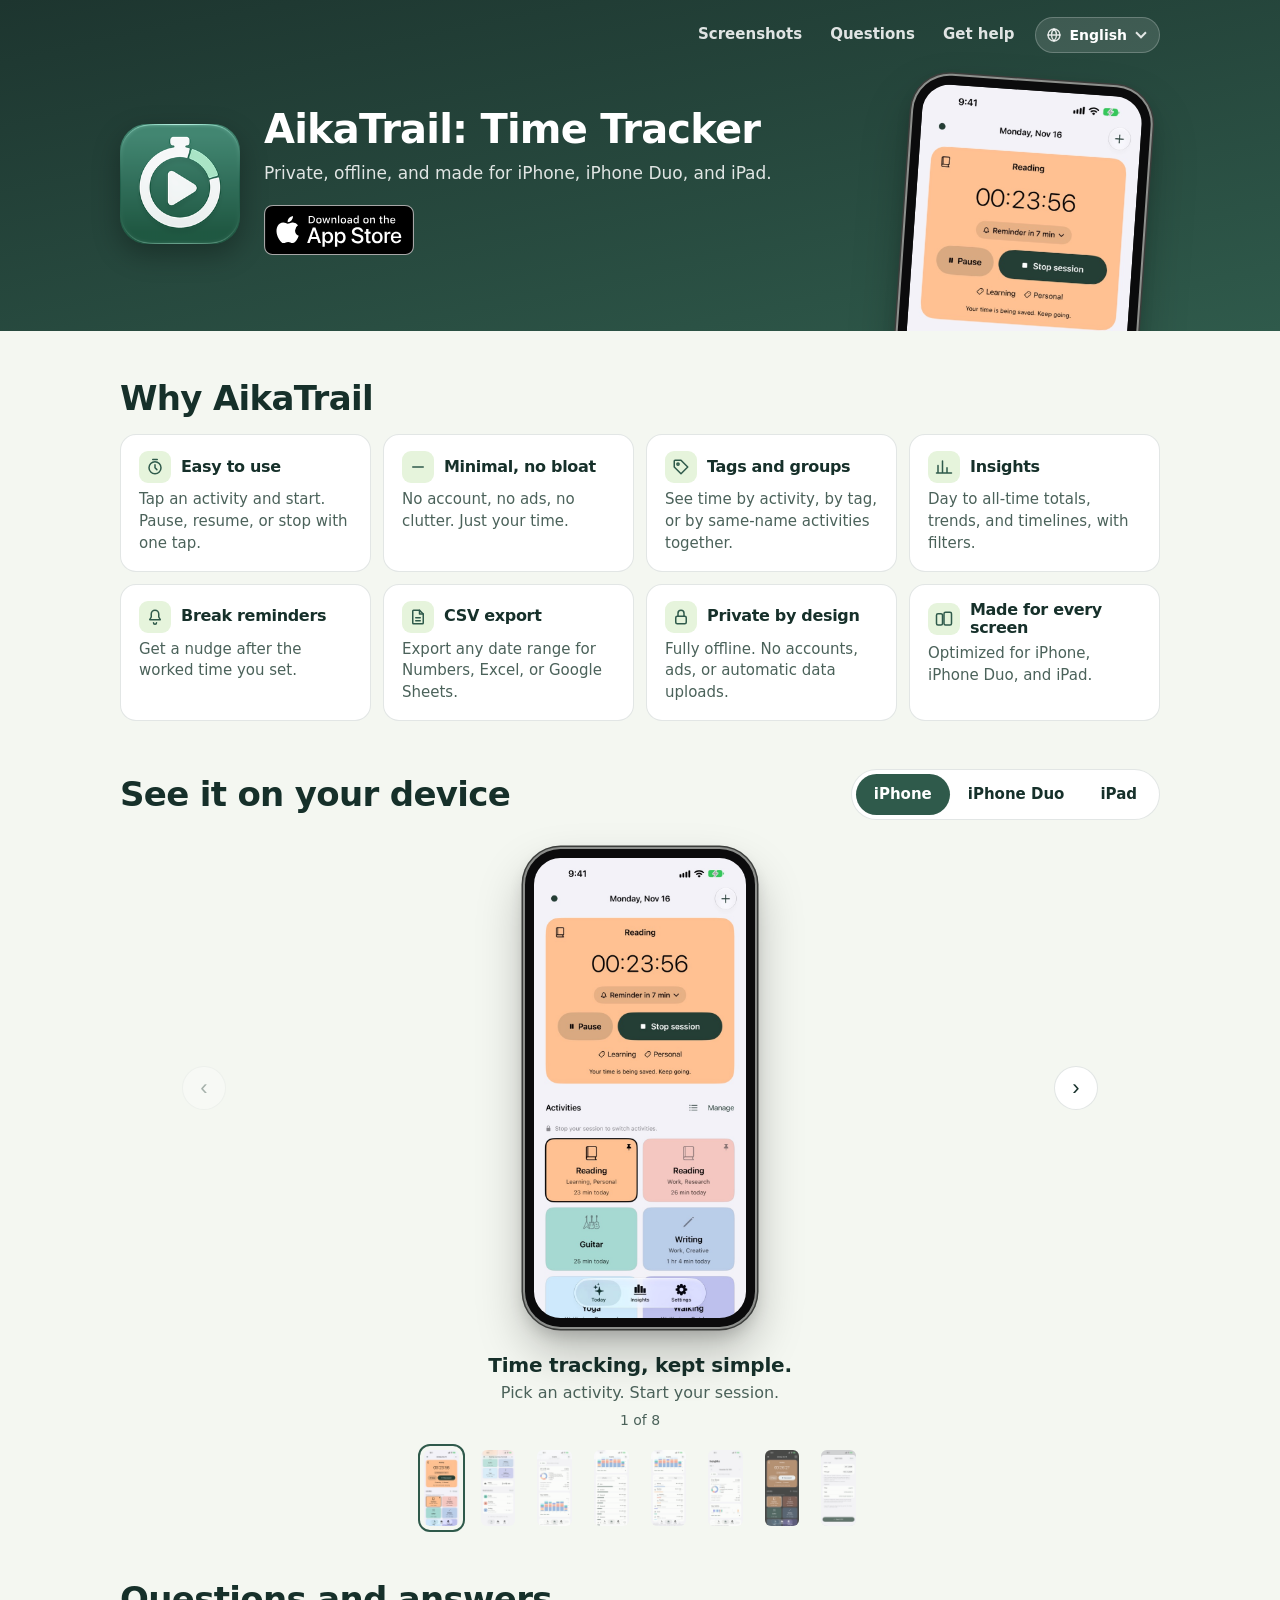
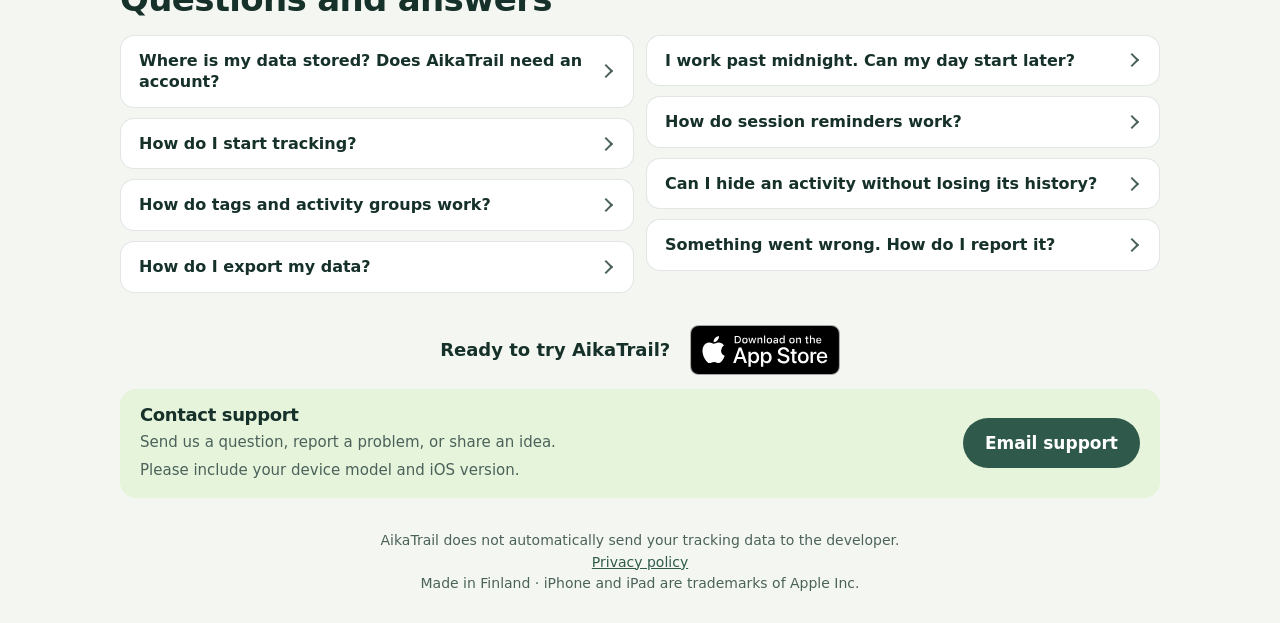
<file: index.html>
<!doctype html>
<html lang="en">
<head>
<meta charset="utf-8">
<meta name="viewport" content="width=device-width, initial-scale=1">
<title>AikaTrail: Time Tracker – Private Everyday Time Tracking</title>
<meta name="description" content="AikaTrail, a simple, private time tracker for iPhone and iPad: features, answers to common questions, and how to get help.">
<link rel="icon" href="images/favicon.png">
<link rel="apple-touch-icon" href="images/app-icon.png">
<link rel="alternate" hreflang="en" href="https://konstantinsenichev.github.io/AikaTrail/">
<link rel="alternate" hreflang="fi" href="https://konstantinsenichev.github.io/AikaTrail/fi/">
<link rel="alternate" hreflang="x-default" href="https://konstantinsenichev.github.io/AikaTrail/">
<link rel="stylesheet" href="assets/site.css">
</head>
<body>

<header class="hero">
  <div class="wrap topbar">
    <nav class="sections" aria-label="On this page">
      <a href="#screenshots">Screenshots</a>
      <a href="#faq">Questions</a>
      <a href="#contact">Get help</a>
    </nav>
    <details class="lang">
      <summary aria-label="Language: English"><svg viewBox="0 0 24 24" fill="none" stroke="currentColor" stroke-width="2" stroke-linecap="round" aria-hidden="true"><circle cx="12" cy="12" r="9"/><path d="M3 12h18M12 3c2.5 2.6 3.8 5.6 3.8 9s-1.3 6.4-3.8 9c-2.5-2.6-3.8-5.6-3.8-9S9.5 5.6 12 3z"/></svg><span>English</span></summary>
      <ul>
        <li><a href="./" hreflang="en" lang="en" aria-current="page">English</a></li>
        <li><a href="fi/" hreflang="fi" lang="fi">Suomi</a></li>
      </ul>
    </details>
  </div>
  <div class="wrap hero-main">
    <img class="app-icon" src="images/app-icon.png" alt="AikaTrail app icon" width="120" height="120">
    <div class="intro">
      <h1>AikaTrail: Time Tracker</h1>
      <p class="sub">Private, offline, and made for iPhone, iPhone&nbsp;Duo, and iPad.</p>
      <a class="store" href="https://apps.apple.com/app/id6830088450"><img src="images/app-store-badge.svg" alt="Download on the App Store" width="150" height="50"></a>
    </div>
    <div class="hero-shot" aria-hidden="true"><span class="device phone"><img src="images/iphone-18-pro-max-01-today.jpg" alt="" width="644" height="1400" decoding="async"></span></div>
  </div>
</header>

<main>
  <section id="features">
    <div class="wrap">
      <h2>Why AikaTrail</h2>
      <div class="features">
        <article class="feature">
          <div class="head"><div class="ico" aria-hidden="true"><svg viewBox="0 0 24 24" fill="none" stroke="currentColor" stroke-width="2" stroke-linecap="round" stroke-linejoin="round"><circle cx="12" cy="13" r="8"/><path d="M12 9v4l2.5 2.5M9 2h6"/></svg></div><h3>Easy to use</h3></div>
          <p>Tap an activity and start. Pause, resume, or stop with one tap.</p>
        </article>
        <article class="feature">
          <div class="head"><div class="ico" aria-hidden="true"><svg viewBox="0 0 24 24" fill="none" stroke="currentColor" stroke-width="2" stroke-linecap="round"><path d="M5 12h14"/></svg></div><h3>Minimal, no bloat</h3></div>
          <p>No account, no ads, no clutter. Just your time.</p>
        </article>
        <article class="feature">
          <div class="head"><div class="ico" aria-hidden="true"><svg viewBox="0 0 24 24" fill="none" stroke="currentColor" stroke-width="2" stroke-linecap="round" stroke-linejoin="round"><path d="M3 12V4a1 1 0 0 1 1-1h8l9 9-9 9-9-9z"/><circle cx="8" cy="8" r="1.5"/></svg></div><h3>Tags and groups</h3></div>
          <p>See time by activity, by tag, or by same-name activities together.</p>
        </article>
        <article class="feature">
          <div class="head"><div class="ico" aria-hidden="true"><svg viewBox="0 0 24 24" fill="none" stroke="currentColor" stroke-width="2" stroke-linecap="round"><path d="M4 20V10M10 20V4M16 20v-7M22 20H2"/></svg></div><h3>Insights</h3></div>
          <p>Day to all-time totals, trends, and timelines, with filters.</p>
        </article>
        <article class="feature">
          <div class="head"><div class="ico" aria-hidden="true"><svg viewBox="0 0 24 24" fill="none" stroke="currentColor" stroke-width="2" stroke-linecap="round" stroke-linejoin="round"><path d="M12 3a5 5 0 0 0-5 5v4l-2 3.5h14L17 12V8a5 5 0 0 0-5-5z"/><path d="M10 19.5a2 2 0 0 0 4 0"/></svg></div><h3>Break reminders</h3></div>
          <p>Get a nudge after the worked time you set.</p>
        </article>
        <article class="feature">
          <div class="head"><div class="ico" aria-hidden="true"><svg viewBox="0 0 24 24" fill="none" stroke="currentColor" stroke-width="2" stroke-linecap="round" stroke-linejoin="round"><path d="M14 3H6a1 1 0 0 0-1 1v16a1 1 0 0 0 1 1h12a1 1 0 0 0 1-1V8z"/><path d="M14 3v5h5M9 13h6M9 17h6"/></svg></div><h3>CSV export</h3></div>
          <p>Export any date range for Numbers, Excel, or Google Sheets.</p>
        </article>
        <article class="feature">
          <div class="head"><div class="ico" aria-hidden="true"><svg viewBox="0 0 24 24" fill="none" stroke="currentColor" stroke-width="2" stroke-linecap="round" stroke-linejoin="round"><rect x="5" y="11" width="14" height="10" rx="2"/><path d="M8 11V7a4 4 0 0 1 8 0v4"/></svg></div><h3>Private by design</h3></div>
          <p>Fully offline. No accounts, ads, or automatic data uploads.</p>
        </article>
        <article class="feature">
          <div class="head"><div class="ico" aria-hidden="true"><svg viewBox="0 0 24 24" fill="none" stroke="currentColor" stroke-width="2" stroke-linejoin="round"><rect x="2" y="5" width="8" height="15" rx="2"/><rect x="12" y="3" width="10" height="17" rx="2"/></svg></div><h3>Made for every screen</h3></div>
          <p>Optimized for iPhone, iPhone Duo, and iPad.</p>
        </article>
      </div>
    </div>
  </section>

  <section id="screenshots" aria-labelledby="shots-title">
    <div class="wrap">
      <div class="section-head">
      <h2 id="shots-title">See it on your device</h2>
      <div class="switch" role="tablist" aria-label="Device">
        <button role="tab" id="tab-iphone" aria-controls="viewer" aria-selected="true">iPhone</button>
        <button role="tab" id="tab-duo" aria-controls="viewer" aria-selected="false" tabindex="-1">iPhone Duo</button>
        <button role="tab" id="tab-ipad" aria-controls="viewer" aria-selected="false" tabindex="-1">iPad</button>
      </div>
      </div>
    </div>
    <div class="viewer" id="viewer" role="tabpanel" aria-labelledby="tab-iphone" data-set="iphone">
      <div class="stage-row">
        <button type="button" class="nav" id="prev" aria-label="Previous screenshot">&#8249;</button>
        <div class="stage"><button type="button" class="zoom" id="zoom"><span class="device phone" id="device"><img id="shot" alt="" decoding="async"></span></button></div>
        <button type="button" class="nav" id="next" aria-label="Next screenshot">&#8250;</button>
      </div>
      <p class="caption" aria-live="polite"><strong id="cap-title"></strong><span id="cap-sub"></span><span class="count" id="cap-count"></span></p>
      <div class="thumbs" id="thumbs" role="group" aria-label="Screenshots"></div>
    </div>
  </section>

  <dialog class="lightbox" id="lightbox" aria-label="Screenshot">
    <div class="device phone" id="lb-device"><img id="lb-img" alt=""></div>
    <p class="lb-caption" id="lb-caption" aria-live="polite"></p>
    <button type="button" class="lb-btn lb-close" id="lb-close" aria-label="Close">&#10005;</button>
    <button type="button" class="lb-btn lb-prev" id="lb-prev" aria-label="Previous screenshot">&#8249;</button>
    <button type="button" class="lb-btn lb-next" id="lb-next" aria-label="Next screenshot">&#8250;</button>
  </dialog>

  <section id="faq">
    <div class="wrap">
      <h2>Questions and answers</h2>
      <div class="faq-cols">
        <div>
      <details>
        <summary>Where is my data stored? Does AikaTrail need an account?</summary>
        <p>AikaTrail stores your tracking data on your device and does not send it to the developer. It works fully offline and needs no account. Your device’s iCloud or computer backups may include app data, and you can choose to export or share it. Read the <a href="privacy.html">privacy policy</a> for details.</p>
      </details>
      <details>
        <summary>How do I start tracking?</summary>
        <p>On Today, add an activity with a name and, if you like, tags, an icon, and a color. Select it and tap <strong>Start session</strong>. Use <strong>Pause</strong> and <strong>Resume</strong> for breaks; paused time isn’t counted. Stop the current session before switching activities.</p>
      </details>
      <details>
        <summary>How do tags and activity groups work?</summary>
        <p>Tags are optional labels such as Study or Work. Several activities can share a name when their tags differ, for example Reading, Reading (Study), and Reading (Work). In Insights you can see time by activity, by tag, or with same-name activities grouped together, and filter by any activities and tags.</p>
      </details>
      <details>
        <summary>How do I export my data?</summary>
        <p>In Insights, tap <strong>Export data</strong>, choose the From and Through dates, and share or save the CSV file. You can choose local or UTC times, tags in one column or one column per tag, and one row per session or one row per worked stretch between pauses.</p>
      </details>
        </div>
        <div>
      <details>
        <summary>I work past midnight. Can my day start later?</summary>
        <p>Yes. In Settings, set <strong>Day starts at</strong> to any time up to 11:59 AM. Time tracked before it counts toward the previous day in Today, Insights, Your sessions, and Export.</p>
      </details>
      <details>
        <summary>How do session reminders work?</summary>
        <p>Tap the reminder line under Today’s timer and choose how much worked time should pass before you’re reminded. Reminders are local notifications from your device; paused time doesn’t count toward them.</p>
      </details>
      <details>
        <summary>Can I hide an activity without losing its history?</summary>
        <p>Yes. Archive the activity or tag in <strong>Manage</strong>. It leaves Today but still counts in Insights and Export, and you can restore it any time. Deleting an activity removes it together with its sessions.</p>
      </details>
      <details>
        <summary>Something went wrong. How do I report it?</summary>
        <p>In Settings, tap <strong>Export diagnostics</strong> to save a small error log. It contains error events, codes, timestamps, and the app version and build, never activity names or your history. Attach it to your report together with a short description of what happened.</p>
      </details>
        </div>
      </div>
      <div class="get-app">
        <p>Ready to try AikaTrail?</p>
        <a class="store" href="https://apps.apple.com/app/id6830088450"><img src="images/app-store-badge.svg" alt="Download on the App Store" width="150" height="50"></a>
      </div>
      <div class="contact" id="contact">
        <div class="contact-copy">
          <h3>Contact support</h3>
          <p>Send us a question, report a problem, or share an idea.</p>
          <p>Please include your device model and iOS version.</p>
        </div>
        <a class="button" href="mailto:konsta.support@gmail.com?subject=AikaTrail%20support">Email support</a>
      </div>
    </div>
  </section>
</main>

<footer>
  <div class="wrap">
    AikaTrail does not automatically send your tracking data to the developer.<br>
    <a href="privacy.html">Privacy policy</a><br>
    Made in Finland · iPhone and iPad are trademarks of Apple Inc.
  </div>
</footer>

<script>
// The gallery's screenshots and texts. Each shot: [image name, frame class, title, subtitle].
// Images come from tools/prepare-images.sh.
window.GALLERY = {
  base: "images",
  text: {
    alt: (device, title, sub) => `AikaTrail on ${device}: ${title} ${sub}`,
    zoom: alt => `Zoom: ${alt}`,
    count: (n, total) => `${n} of ${total}`,
    thumb: (n, title) => `Show screenshot ${n}: ${title}`,
  },
  sets: {
    iphone: { dir: "iphone-18-pro-max", label: "iPhone", shots: [
      ["01-today", "phone", "Time tracking, kept simple.", "Pick an activity. Start your session."],
      ["02-recent", "phone", "See what you did today.", "Review your recent sessions at a glance."],
      ["03-week", "phone", "See where your time goes.", "Turn everyday tracking into clear insights."],
      ["04-tags", "phone", "Your activities. Your tags.", "See time by activity or by tag."],
      ["05-groups", "phone", "One activity. Every context.", "See same-name activities together or separately."],
      ["06-day", "phone", "Find your rhythm.", "Explore your time from a day to all time."],
      ["07-dark", "phone", "Your time stays private.", "Fully offline. Stored on your device."],
      ["08-export", "phone", "Take your data with you.", "Export your sessions and tags as CSV."],
    ]},
    duo: { dir: "iphone-duo", label: "iPhone Duo", shots: [
      ["01-today", "duo-folded", "Time tracking, kept simple.", "Folded: pick an activity and start."],
      ["02-recent", "duo-folded", "See what you did today.", "Review your recent sessions at a glance."],
      ["03-week", "duo-landscape", "See where your time goes.", "Open: tracked time beside the breakdown."],
      ["04-tags", "duo-landscape", "Your activities. Your tags.", "See time by activity or by tag."],
      ["05-groups", "duo-landscape", "One activity. Every context.", "See same-name activities together or separately."],
      ["06-day", "duo-landscape", "Find your rhythm.", "The day timeline beside the breakdown."],
      ["07-dark", "duo-portrait", "Your time stays private.", "Fully offline. Stored on your device."],
      ["08-export", "duo-portrait", "Take your data with you.", "Export your sessions and tags as CSV."],
    ]},
    ipad: { dir: "ipad-pro-13", label: "iPad", shots: [
      ["01-today", "ipad-landscape", "Time tracking, kept simple.", "Pick an activity. Start your session."],
      ["02-recent", "ipad-portrait", "See what you did today.", "Review your recent sessions at a glance."],
      ["03-week", "ipad-landscape", "See where your time goes.", "Turn everyday tracking into clear insights."],
      ["04-tags", "ipad-portrait", "Your activities. Your tags.", "See time by activity or by tag."],
      ["05-groups", "ipad-landscape", "One activity. Every context.", "See same-name activities together or separately."],
      ["06-day", "ipad-portrait", "Find your rhythm.", "Explore your time from a day to all time."],
      ["07-dark", "ipad-landscape", "Your time stays private.", "Fully offline. Stored on your device."],
      ["08-export", "ipad-portrait", "Take your data with you.", "Export your sessions and tags as CSV."],
    ]},
  },
};
</script>
<script src="assets/gallery.js"></script>
</body>
</html>
</file>
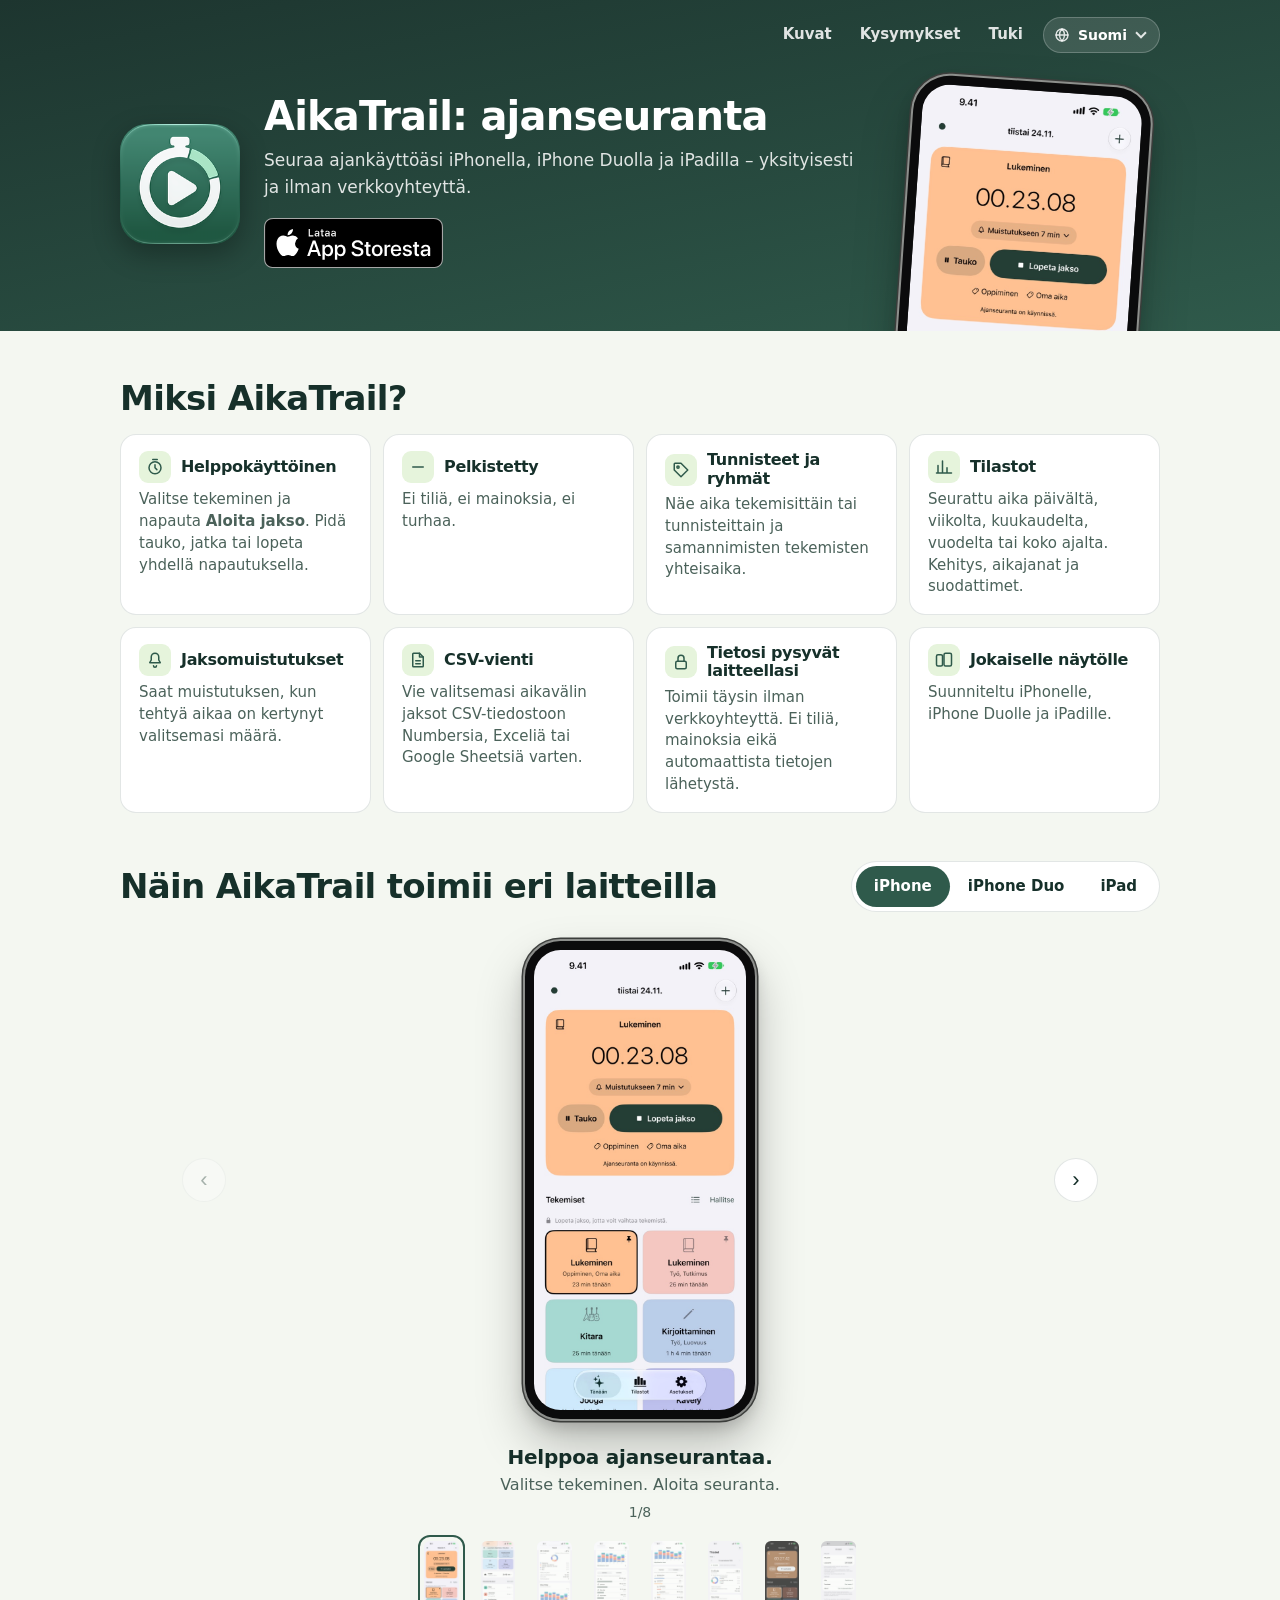
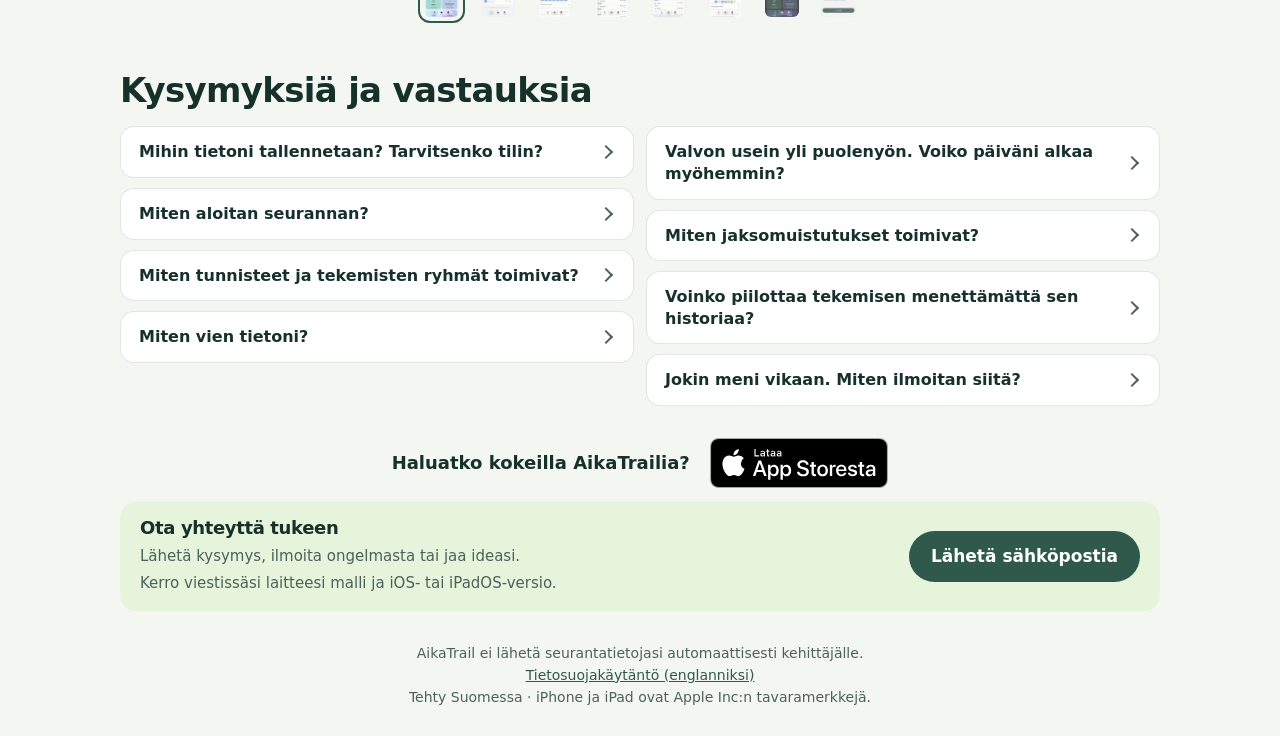
<file: fi/index.html>
<!doctype html>
<html lang="fi">
<head>
<meta charset="utf-8">
<meta name="viewport" content="width=device-width, initial-scale=1">
<title>AikaTrail: ajanseuranta – yksityinen ajankäytön seuranta</title>
<meta name="description" content="Seuraa ajankäyttöäsi yksityisesti iPhonella ja iPadilla. Tutustu ominaisuuksiin, lue vastauksia yleisiin kysymyksiin tai ota yhteyttä tukeen.">
<link rel="icon" href="../images/favicon.png">
<link rel="apple-touch-icon" href="../images/app-icon.png">
<link rel="alternate" hreflang="en" href="https://konstantinsenichev.github.io/AikaTrail/">
<link rel="alternate" hreflang="fi" href="https://konstantinsenichev.github.io/AikaTrail/fi/">
<link rel="alternate" hreflang="x-default" href="https://konstantinsenichev.github.io/AikaTrail/">
<link rel="stylesheet" href="../assets/site.css">
</head>
<body>

<header class="hero">
  <div class="wrap topbar">
    <nav class="sections" aria-label="Tällä sivulla">
      <a href="#screenshots">Kuvat</a>
      <a href="#faq">Kysymykset</a>
      <a href="#contact">Tuki</a>
    </nav>
    <details class="lang">
      <summary aria-label="Kieli: suomi"><svg viewBox="0 0 24 24" fill="none" stroke="currentColor" stroke-width="2" stroke-linecap="round" aria-hidden="true"><circle cx="12" cy="12" r="9"/><path d="M3 12h18M12 3c2.5 2.6 3.8 5.6 3.8 9s-1.3 6.4-3.8 9c-2.5-2.6-3.8-5.6-3.8-9S9.5 5.6 12 3z"/></svg><span>Suomi</span></summary>
      <ul>
        <li><a href="../" hreflang="en" lang="en">English</a></li>
        <li><a href="./" hreflang="fi" lang="fi" aria-current="page">Suomi</a></li>
      </ul>
    </details>
  </div>
  <div class="wrap hero-main">
    <img class="app-icon" src="../images/app-icon.png" alt="AikaTrailin kuvake" width="120" height="120">
    <div class="intro">
      <h1>AikaTrail: ajanseuranta</h1>
      <p class="sub">Seuraa ajankäyttöäsi iPhonella, iPhone&nbsp;Duolla ja iPadilla – yksityisesti ja ilman verkkoyhteyttä.</p>
      <a class="store" href="https://apps.apple.com/app/id6830088450"><img src="../images/app-store-badge-fi.svg" alt="Lataa App Storesta" width="179" height="50"></a>
    </div>
    <div class="hero-shot" aria-hidden="true"><span class="device phone"><img src="../images/iphone-18-pro-max-fi-01-today.jpg" alt="" width="644" height="1400" decoding="async"></span></div>
  </div>
</header>

<main>
  <section id="features">
    <div class="wrap">
      <h2>Miksi AikaTrail?</h2>
      <div class="features">
        <article class="feature">
          <div class="head"><div class="ico" aria-hidden="true"><svg viewBox="0 0 24 24" fill="none" stroke="currentColor" stroke-width="2" stroke-linecap="round" stroke-linejoin="round"><circle cx="12" cy="13" r="8"/><path d="M12 9v4l2.5 2.5M9 2h6"/></svg></div><h3>Helppokäyttöinen</h3></div>
          <p>Valitse tekeminen ja napauta <strong>Aloita jakso</strong>. Pidä tauko, jatka tai lopeta yhdellä napautuksella.</p>
        </article>
        <article class="feature">
          <div class="head"><div class="ico" aria-hidden="true"><svg viewBox="0 0 24 24" fill="none" stroke="currentColor" stroke-width="2" stroke-linecap="round"><path d="M5 12h14"/></svg></div><h3>Pelkistetty</h3></div>
          <p>Ei tiliä, ei mainoksia, ei turhaa.</p>
        </article>
        <article class="feature">
          <div class="head"><div class="ico" aria-hidden="true"><svg viewBox="0 0 24 24" fill="none" stroke="currentColor" stroke-width="2" stroke-linecap="round" stroke-linejoin="round"><path d="M3 12V4a1 1 0 0 1 1-1h8l9 9-9 9-9-9z"/><circle cx="8" cy="8" r="1.5"/></svg></div><h3>Tunnisteet ja ryhmät</h3></div>
          <p>Näe aika tekemisittäin tai tunnisteittain ja samannimisten tekemisten yhteisaika.</p>
        </article>
        <article class="feature">
          <div class="head"><div class="ico" aria-hidden="true"><svg viewBox="0 0 24 24" fill="none" stroke="currentColor" stroke-width="2" stroke-linecap="round"><path d="M4 20V10M10 20V4M16 20v-7M22 20H2"/></svg></div><h3>Tilastot</h3></div>
          <p>Seurattu aika päivältä, viikolta, kuukaudelta, vuodelta tai koko ajalta. Kehitys, aikajanat ja suodattimet.</p>
        </article>
        <article class="feature">
          <div class="head"><div class="ico" aria-hidden="true"><svg viewBox="0 0 24 24" fill="none" stroke="currentColor" stroke-width="2" stroke-linecap="round" stroke-linejoin="round"><path d="M12 3a5 5 0 0 0-5 5v4l-2 3.5h14L17 12V8a5 5 0 0 0-5-5z"/><path d="M10 19.5a2 2 0 0 0 4 0"/></svg></div><h3>Jaksomuistutukset</h3></div>
          <p>Saat muistutuksen, kun tehtyä aikaa on kertynyt valitsemasi määrä.</p>
        </article>
        <article class="feature">
          <div class="head"><div class="ico" aria-hidden="true"><svg viewBox="0 0 24 24" fill="none" stroke="currentColor" stroke-width="2" stroke-linecap="round" stroke-linejoin="round"><path d="M14 3H6a1 1 0 0 0-1 1v16a1 1 0 0 0 1 1h12a1 1 0 0 0 1-1V8z"/><path d="M14 3v5h5M9 13h6M9 17h6"/></svg></div><h3>CSV-vienti</h3></div>
          <p>Vie valitsemasi aikavälin jaksot CSV-tiedostoon Numbersia, Exceliä tai Google Sheetsiä varten.</p>
        </article>
        <article class="feature">
          <div class="head"><div class="ico" aria-hidden="true"><svg viewBox="0 0 24 24" fill="none" stroke="currentColor" stroke-width="2" stroke-linecap="round" stroke-linejoin="round"><rect x="5" y="11" width="14" height="10" rx="2"/><path d="M8 11V7a4 4 0 0 1 8 0v4"/></svg></div><h3>Tietosi pysyvät laitteellasi</h3></div>
          <p>Toimii täysin ilman verkkoyhteyttä. Ei tiliä, mainoksia eikä automaattista tietojen lähetystä.</p>
        </article>
        <article class="feature">
          <div class="head"><div class="ico" aria-hidden="true"><svg viewBox="0 0 24 24" fill="none" stroke="currentColor" stroke-width="2" stroke-linejoin="round"><rect x="2" y="5" width="8" height="15" rx="2"/><rect x="12" y="3" width="10" height="17" rx="2"/></svg></div><h3>Jokaiselle näytölle</h3></div>
          <p>Suunniteltu iPhonelle, iPhone Duolle ja iPadille.</p>
        </article>
      </div>
    </div>
  </section>

  <section id="screenshots" aria-labelledby="shots-title">
    <div class="wrap">
      <div class="section-head">
      <h2 id="shots-title">Näin AikaTrail toimii eri laitteilla</h2>
      <div class="switch" role="tablist" aria-label="Laite">
        <button role="tab" id="tab-iphone" aria-controls="viewer" aria-selected="true">iPhone</button>
        <button role="tab" id="tab-duo" aria-controls="viewer" aria-selected="false" tabindex="-1">iPhone Duo</button>
        <button role="tab" id="tab-ipad" aria-controls="viewer" aria-selected="false" tabindex="-1">iPad</button>
      </div>
      </div>
    </div>
    <div class="viewer" id="viewer" role="tabpanel" aria-labelledby="tab-iphone" data-set="iphone">
      <div class="stage-row">
        <button type="button" class="nav" id="prev" aria-label="Edellinen kuva">&#8249;</button>
        <div class="stage"><button type="button" class="zoom" id="zoom"><span class="device phone" id="device"><img id="shot" alt="" decoding="async"></span></button></div>
        <button type="button" class="nav" id="next" aria-label="Seuraava kuva">&#8250;</button>
      </div>
      <p class="caption" aria-live="polite"><strong id="cap-title"></strong><span id="cap-sub"></span><span class="count" id="cap-count"></span></p>
      <div class="thumbs" id="thumbs" role="group" aria-label="Kuvat"></div>
    </div>
  </section>

  <dialog class="lightbox" id="lightbox" aria-label="Kuva">
    <div class="device phone" id="lb-device"><img id="lb-img" alt=""></div>
    <p class="lb-caption" id="lb-caption" aria-live="polite"></p>
    <button type="button" class="lb-btn lb-close" id="lb-close" aria-label="Sulje">&#10005;</button>
    <button type="button" class="lb-btn lb-prev" id="lb-prev" aria-label="Edellinen kuva">&#8249;</button>
    <button type="button" class="lb-btn lb-next" id="lb-next" aria-label="Seuraava kuva">&#8250;</button>
  </dialog>

  <section id="faq">
    <div class="wrap">
      <h2>Kysymyksiä ja vastauksia</h2>
      <div class="faq-cols">
        <div>
      <details>
        <summary>Mihin tietoni tallennetaan? Tarvitsenko tilin?</summary>
        <p>AikaTrail tallentaa seurantatietosi laitteellesi eikä lähetä niitä kehittäjälle. Appi toimii täysin ilman verkkoyhteyttä, etkä tarvitse tiliä. Jos varmuuskopioit laitteesi iCloudiin tai tietokoneelle, varmuuskopio voi sisältää myös apin tietoja. Voit halutessasi viedä tai jakaa tietosi. Lue lisää <a href="../privacy.html" hreflang="en">tietosuojakäytännöstä</a> (englanniksi).</p>
      </details>
      <details>
        <summary>Miten aloitan seurannan?</summary>
        <p>Lisää tekeminen Tänään-näkymään ja anna sille nimi. Halutessasi voit lisätä tunnisteita sekä valita kuvakkeen ja värin. Valitse tekeminen ja napauta <strong>Aloita jakso</strong>. Pidä tauko napauttamalla <strong>Tauko</strong> ja jatka napauttamalla <strong>Jatka</strong>. Taukoja ei lasketa. Lopeta käynnissä oleva jakso ennen kuin vaihdat tekemistä.</p>
      </details>
      <details>
        <summary>Miten tunnisteet ja tekemisten ryhmät toimivat?</summary>
        <p>Tunnisteet ovat valinnaisia merkintöjä, kuten Opiskelu tai Työ. Usealla tekemisellä voi olla sama nimi, kun niiden tunnisteet eroavat, esimerkiksi Lukeminen, Lukeminen (Opiskelu) ja Lukeminen (Työ). Tilastoissa näet, paljonko aikaa kuhunkin tekemiseen tai tunnisteeseen kului, ja samannimisten tekemisten yhteisajan. Voit rajata näkymän valitsemiisi tekemisiin ja tunnisteisiin.</p>
      </details>
      <details>
        <summary>Miten vien tietoni?</summary>
        <p>Napauta Tilastoissa <strong>Vie tiedot</strong>, valitse alku- ja loppupäivä ja jaa tai tallenna CSV-tiedosto. Valitse paikallinen aika tai UTC-aika. Voit koota tunnisteet yhteen sarakkeeseen tai antaa jokaiselle oman sarakkeen. Jakso voi olla yhdellä rivillä tai jaettuna taukojen kohdalta usealle riville. CSV-tiedoston kiinteät sarakeotsikot ovat englanniksi kaikilla apin kielillä, mutta tekemisten ja tunnisteiden nimiä ei käännetä.</p>
      </details>
        </div>
        <div>
      <details>
        <summary>Valvon usein yli puolenyön. Voiko päiväni alkaa myöhemmin?</summary>
        <p>Kyllä. Avaa Asetukset ja valitse kohdassa <strong>Päivä alkaa</strong> kellonaika väliltä 0.00–11.59. Sitä aiemmin seurattu aika kirjataan edelliselle päivälle Tänään-näkymässä, Tilastoissa, Jaksosi-näkymässä ja viennissä.</p>
      </details>
      <details>
        <summary>Miten jaksomuistutukset toimivat?</summary>
        <p>Napauta Tänään-näkymässä ajanoton alla olevaa muistutusriviä ja valitse, kuinka paljon tehtyä aikaa pitää kertyä ennen muistutusta. Muistutukset ovat laitteesi paikallisia ilmoituksia. Taukoja ei lasketa tehtyyn aikaan.</p>
      </details>
      <details>
        <summary>Voinko piilottaa tekemisen menettämättä sen historiaa?</summary>
        <p>Kyllä. Arkistoi tekeminen tai tunniste <strong>Hallitse</strong>-näkymässä. Se poistuu Tänään-näkymästä, mutta sen tiedot näkyvät yhä Tilastoissa ja tulevat mukaan vientiin, ja voit palauttaa sen milloin tahansa. Jos poistat tekemisen, myös sen jaksot poistetaan.</p>
      </details>
      <details>
        <summary>Jokin meni vikaan. Miten ilmoitan siitä?</summary>
        <p>Napauta Asetuksissa <strong>Vie diagnostiikka</strong>, niin voit tallentaa pienen, englanninkielisen virhelokin. Se sisältää virhetapahtumat, virhekoodit, aikaleimat sekä apin version ja käännösnumeron, mutta ei tekemisten nimiä eikä jaksohistoriaasi. Liitä virheloki ilmoitukseesi ja kerro lyhyesti, mitä tapahtui.</p>
      </details>
        </div>
      </div>
      <div class="get-app">
        <p>Haluatko kokeilla AikaTrailia?</p>
        <a class="store" href="https://apps.apple.com/app/id6830088450"><img src="../images/app-store-badge-fi.svg" alt="Lataa App Storesta" width="179" height="50"></a>
      </div>
      <div class="contact" id="contact">
        <div class="contact-copy">
          <h3>Ota yhteyttä tukeen</h3>
          <p>Lähetä kysymys, ilmoita ongelmasta tai jaa ideasi.</p>
          <p>Kerro viestissäsi laitteesi malli ja iOS- tai iPadOS-versio.</p>
        </div>
        <a class="button" href="mailto:konsta.support@gmail.com?subject=AikaTrail-tuki">Lähetä sähköpostia</a>
      </div>
    </div>
  </section>
</main>

<footer>
  <div class="wrap">
    AikaTrail ei lähetä seurantatietojasi automaattisesti kehittäjälle.<br>
    <a href="../privacy.html" hreflang="en">Tietosuojakäytäntö (englanniksi)</a><br>
    Tehty Suomessa · iPhone ja iPad ovat Apple Inc:n tavaramerkkejä.
  </div>
</footer>

<script>
// The gallery's screenshots and texts, in Finnish. Each shot: [image name, frame class, title, subtitle].
// Images come from tools/prepare-images.sh; the captions follow the Finnish App Store screenshots.
window.GALLERY = {
  base: "../images",
  text: {
    alt: (device, title, sub) => `Kuvakaappaus AikaTrailista (${device}). ${title} ${sub}`,
    zoom: alt => `Suurenna kuva. ${alt}`,
    count: (n, total) => `${n}/${total}`,
    thumb: (n, title) => `Näytä kuva ${n}: ${title}`,
  },
  sets: {
    iphone: { dir: "iphone-18-pro-max-fi", label: "iPhone", shots: [
      ["01-today", "phone", "Helppoa ajanseurantaa.", "Valitse tekeminen. Aloita seuranta."],
      ["02-recent", "phone", "Näe, mitä teit tänään.", "Katso viimeisimmät jaksosi yhdellä silmäyksellä."],
      ["03-week", "phone", "Näe, mihin aikasi kuluu.", "Seuraa arkeasi selkeiden tilastojen avulla."],
      ["04-tags", "phone", "Tekemisesi. Tunnisteesi.", "Tarkastele ajankäyttöäsi tekemisen tai tunnisteen mukaan."],
      ["05-groups", "phone", "Sama tekeminen. Eri tarkoitukset.", "Tarkastele samannimisiä tekemisiä yhdessä tai erikseen."],
      ["06-day", "phone", "Löydä rytmisi.", "Tarkastele ajankäyttöäsi eri aikaväleillä."],
      ["07-dark", "phone", "Aikasi pysyy omanasi.", "Toimii ilman verkkoyhteyttä. Tiedot pysyvät laitteellasi."],
      ["08-export", "phone", "Ota tietosi mukaan.", "Vie jaksosi ja tunnisteesi CSV-tiedostoon."],
    ]},
    duo: { dir: "iphone-duo-fi", label: "iPhone Duo", shots: [
      ["01-today", "duo-folded", "Helppoa ajanseurantaa.", "Suljettuna: valitse tekeminen ja aloita."],
      ["02-recent", "duo-folded", "Näe, mitä teit tänään.", "Katso viimeisimmät jaksosi yhdellä silmäyksellä."],
      ["03-week", "duo-landscape", "Näe, mihin aikasi kuluu.", "Avattuna: seurattu aika erittelyn vieressä."],
      ["04-tags", "duo-landscape", "Tekemisesi. Tunnisteesi.", "Tarkastele ajankäyttöäsi tekemisen tai tunnisteen mukaan."],
      ["05-groups", "duo-landscape", "Sama tekeminen. Eri tarkoitukset.", "Tarkastele samannimisiä tekemisiä yhdessä tai erikseen."],
      ["06-day", "duo-landscape", "Löydä rytmisi.", "Päivän aikajana erittelyn vieressä."],
      ["07-dark", "duo-portrait", "Aikasi pysyy omanasi.", "Toimii ilman verkkoyhteyttä. Tiedot pysyvät laitteellasi."],
      ["08-export", "duo-portrait", "Ota tietosi mukaan.", "Vie jaksosi ja tunnisteesi CSV-tiedostoon."],
    ]},
    ipad: { dir: "ipad-pro-13-fi", label: "iPad", shots: [
      ["01-today", "ipad-landscape", "Helppoa ajanseurantaa.", "Valitse tekeminen. Aloita seuranta."],
      ["02-recent", "ipad-portrait", "Näe, mitä teit tänään.", "Katso viimeisimmät jaksosi yhdellä silmäyksellä."],
      ["03-week", "ipad-landscape", "Näe, mihin aikasi kuluu.", "Seuraa arkeasi selkeiden tilastojen avulla."],
      ["04-tags", "ipad-portrait", "Tekemisesi. Tunnisteesi.", "Tarkastele ajankäyttöäsi tekemisen tai tunnisteen mukaan."],
      ["05-groups", "ipad-landscape", "Sama tekeminen. Eri tarkoitukset.", "Tarkastele samannimisiä tekemisiä yhdessä tai erikseen."],
      ["06-day", "ipad-portrait", "Löydä rytmisi.", "Tarkastele ajankäyttöäsi eri aikaväleillä."],
      ["07-dark", "ipad-landscape", "Aikasi pysyy omanasi.", "Toimii ilman verkkoyhteyttä. Tiedot pysyvät laitteellasi."],
      ["08-export", "ipad-portrait", "Ota tietosi mukaan.", "Vie jaksosi ja tunnisteesi CSV-tiedostoon."],
    ]},
  },
};
</script>
<script src="../assets/gallery.js"></script>
</body>
</html>
</file>
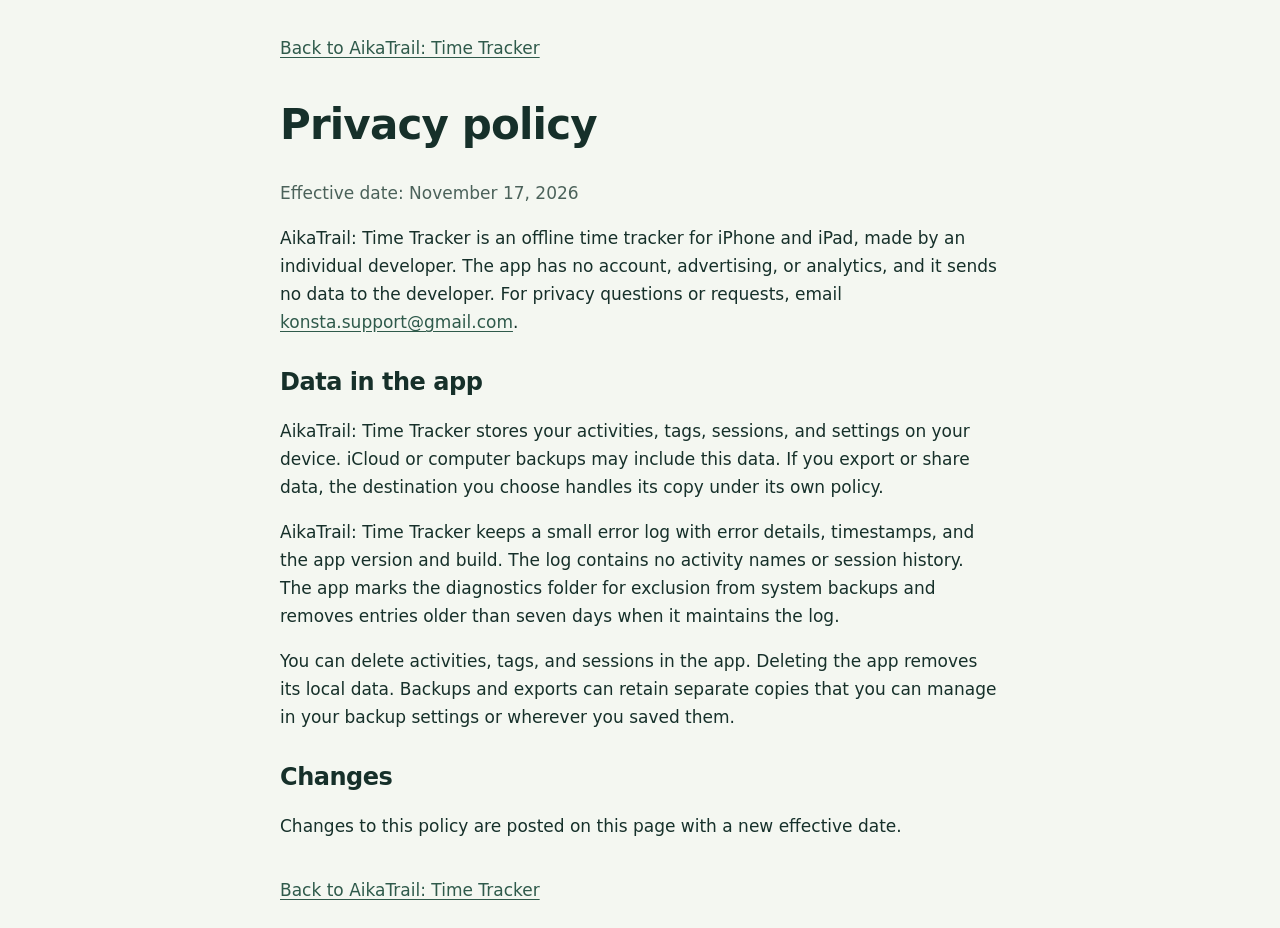
<file: privacy.html>
<!doctype html>
<html lang="en">
<head>
<meta charset="utf-8">
<meta name="viewport" content="width=device-width, initial-scale=1">
<title>AikaTrail: Time Tracker Privacy Policy</title>
<meta name="description" content="How AikaTrail: Time Tracker handles your data.">
<link rel="icon" href="images/favicon.png">
<link rel="apple-touch-icon" href="images/app-icon.png">
<style>
:root { color-scheme: light dark; --bg: #f4f7f1; --text: #16302a; --muted: #4b625a; --accent: #2f5a4b; }
@media (prefers-color-scheme: dark) {
  :root { --bg: #0e1a17; --text: #e6f0e9; --muted: #a7bbb2; --accent: #9fd8b4; }
}
* { box-sizing: border-box; }
body { margin: 0; background: var(--bg); color: var(--text); font: 17px/1.65 system-ui, -apple-system, sans-serif; }
.wrap { max-width: 760px; margin: 0 auto; padding: 24px 20px; overflow-wrap: anywhere; }
a { color: var(--accent); text-underline-offset: .15em; }
a:focus-visible { outline: 3px solid var(--accent); outline-offset: 4px; }
nav a { display: inline-block; padding: 10px 0; }
h1, h2 { line-height: 1.2; letter-spacing: -.02em; }
h1 { font-size: clamp(30px, 6vw, 42px); }
h2 { font-size: 24px; margin-top: 32px; }
.updated, footer { color: var(--muted); }
footer { margin-top: 36px; }
</style>
</head>
<body>
<div class="wrap">
  <header>
    <nav aria-label="Site"><a href="index.html">Back to AikaTrail: Time Tracker</a></nav>
    <h1>Privacy policy</h1>
    <p class="updated">Effective date: November 17, 2026</p>
  </header>
  <main>
    <p>AikaTrail: Time Tracker is an offline time tracker for iPhone and iPad, made by an individual developer. The app has no account, advertising, or analytics, and it sends no data to the developer. For privacy questions or requests, email <a href="mailto:konsta.support@gmail.com">konsta.support@gmail.com</a>.</p>

    <h2>Data in the app</h2>
    <p>AikaTrail: Time Tracker stores your activities, tags, sessions, and settings on your device. iCloud or computer backups may include this data. If you export or share data, the destination you choose handles its copy under its own policy.</p>
    <p>AikaTrail: Time Tracker keeps a small error log with error details, timestamps, and the app version and build. The log contains no activity names or session history. The app marks the diagnostics folder for exclusion from system backups and removes entries older than seven days when it maintains the log.</p>
    <p>You can delete activities, tags, and sessions in the app. Deleting the app removes its local data. Backups and exports can retain separate copies that you can manage in your backup settings or wherever you saved them.</p>

    <h2>Changes</h2>
    <p>Changes to this policy are posted on this page with a new effective date.</p>
  </main>
  <footer><a href="index.html">Back to AikaTrail: Time Tracker</a></footer>
</div>
</body>
</html>
</file>
<file: assets/site.css>
:root {
  --vh: 100vh;
  --bg: #f4f7f1;
  --surface: #ffffff;
  --mint: #e6f4dc;
  --text: #16302a;
  --muted: #4b625a;
  --accent: #2f5a4b;
  --accent-text: #ffffff;
  --line: rgba(22, 48, 42, .12);
  --hero-1: #1d352f;
  --hero-2: #2f5a4b;
  --radius: 20px;
  color-scheme: light dark;
}
/* The visible viewport height: on iOS Safari 100vh also covers the area behind the toolbars. */
@supports (height: 100dvh) { :root { --vh: 100dvh; } }
@media (prefers-color-scheme: dark) {
  :root {
    --bg: #0e1a17;
    --surface: #16251f;
    --mint: #1b2f28;
    --text: #e6f0e9;
    --muted: #a7bbb2;
    --accent: #9fd8b4;
    --accent-text: #0e1a17;
    --line: rgba(230, 240, 233, .12);
    --hero-1: #12231e;
    --hero-2: #224237;
  }
}
* { box-sizing: border-box; }
html { -webkit-text-size-adjust: 100%; }
body {
  margin: 0;
  background: var(--bg);
  color: var(--text);
  /* The visitor's own system font only: no font is named, embedded, or downloaded. */
  font: 17px/1.55 system-ui, -apple-system, sans-serif;
}
a { color: var(--accent); }
.wrap { max-width: 1080px; margin: 0 auto; padding: 0 20px; }
h1, h2, h3 { line-height: 1.15; letter-spacing: -.02em; margin: 0; }
h2 { font-size: clamp(26px, 3.5vw, 34px); margin-bottom: 8px; }
section { padding: 48px 0 0; }

/* Hero: a top bar (section links and language menu), then the icon beside the name and a
   phone that rises from the bottom edge. */
.hero {
  background: linear-gradient(168deg, var(--hero-1), var(--hero-2));
  color: #fff;
  padding: 16px 0 36px;
  overflow: hidden;
}
.hero .hero-main { display: flex; align-items: center; gap: 24px; flex-wrap: wrap; }
.hero .app-icon { width: 120px; height: 120px; border-radius: 27px; box-shadow: 0 10px 28px rgba(0,0,0,.3); flex: none; }
.hero .intro { flex: 1 1 360px; min-width: 0; }
.hero h1 { font-size: clamp(30px, 4.4vw, 40px); font-weight: 800; margin: 0; }
.hero .sub { color: rgba(255,255,255,.86); margin: 8px 0 0; font-size: 17px; max-width: 600px; }
.hero .store { display: inline-block; margin-top: 18px; border-radius: 10px; }
/* Badges are sized by height: Apple's localized badges differ in width but share a height. */
.hero .store img { display: block; width: auto; height: 50px; }
.hero .store:focus-visible { outline: 3px solid #9fd8b4; outline-offset: 3px; }
/* Section links: quiet text links, so the App Store badge stays the one strong action. */
.hero .sections { display: flex; gap: 4px; flex-wrap: wrap; }
.hero .sections a {
  color: rgba(255,255,255,.86); text-decoration: none; font-weight: 600; font-size: 15px;
  padding: 7px 12px; border-radius: 999px;
}
.hero .sections a:hover { color: #fff; background: rgba(255,255,255,.12); }
.hero .sections a:focus-visible { outline: 3px solid #9fd8b4; outline-offset: 0; }
/* A decorative phone, cut off by the hero's bottom edge. Wide screens only. */
.hero .hero-shot {
  --bwf: 220px; --bhf: 480px;
  flex: none; align-self: flex-end; height: 250px; margin: 8px 24px -36px auto;
  transform: rotate(4deg); transform-origin: bottom center;
}
/* The frame is an inline <span>; as a block it wraps the screenshot in one piece. */
.hero .hero-shot .device { display: block; }
@media (max-width: 860px) { .hero .hero-shot { display: none; } }

/* Language menu: a small dropdown above the hero content (a <details> disclosure, so it works
   without scripts). Each option links to that language's page and is named in its own language. */
.hero .topbar { display: flex; justify-content: flex-end; align-items: center; gap: 8px; margin-bottom: 20px; }
.lang { position: relative; background: none; border: 0; border-radius: 0; margin: 0; }
.lang summary {
  display: inline-flex; align-items: center; justify-content: flex-start; gap: 8px;
  min-height: 36px; padding: 6px 14px 6px 10px; border-radius: 999px;
  color: #fff; font-weight: 600; font-size: 14px; line-height: 1;
  background: rgba(255,255,255,.12); border: 1px solid rgba(255,255,255,.22);
}
.lang summary:hover, .lang[open] > summary { background: rgba(255,255,255,.22); }
.lang summary:focus-visible { outline: 3px solid #9fd8b4; outline-offset: 2px; border-radius: 999px; }
.lang summary svg { width: 16px; height: 16px; flex: none; color: rgba(255,255,255,.85); }
/* The chevron points down when closed and up when open. */
.lang summary::after {
  width: 6px; height: 6px; margin: -3px 0 0 2px;
  border-color: rgba(255,255,255,.85); transform: rotate(45deg);
}
.lang[open] > summary::after { transform: rotate(-135deg); margin-top: 3px; }
.lang ul {
  position: absolute; right: 0; top: calc(100% + 6px); z-index: 10;
  margin: 0; padding: 6px; list-style: none; min-width: 168px;
  background: var(--surface); border: 1px solid var(--line); border-radius: 14px;
  box-shadow: 0 14px 32px rgba(0,0,0,.28), 0 2px 6px rgba(0,0,0,.12);
}
.lang li a {
  display: flex; align-items: center; justify-content: space-between; gap: 16px;
  min-height: 40px; padding: 8px 12px; border-radius: 9px;
  color: var(--text); text-decoration: none; font-size: 15px; font-weight: 500;
}
.lang li a:hover { background: var(--mint); }
.lang li a:focus-visible { outline: 3px solid var(--accent); outline-offset: -3px; }
.lang li a[aria-current="page"] { color: var(--accent); font-weight: 700; }
/* A check mark beside the current language. */
.lang li a[aria-current="page"]::after {
  content: ""; flex: none; width: 5px; height: 10px; margin: -3px 2px 0 0;
  border-right: 2px solid currentColor; border-bottom: 2px solid currentColor; transform: rotate(45deg);
}

/* Strengths: compact cards, icon beside the heading. */
.features { margin-top: 16px; display: grid; grid-template-columns: repeat(auto-fill, minmax(230px, 1fr)); gap: 12px; }
.feature {
  background: var(--surface); border: 1px solid var(--line); border-radius: 16px;
  padding: 16px 18px;
}
.feature .head { display: flex; align-items: center; gap: 10px; margin-bottom: 6px; }
.feature .ico {
  flex: none; width: 32px; height: 32px; border-radius: 9px; display: grid; place-items: center;
  background: var(--mint); color: var(--accent);
}
.feature .ico svg { width: 18px; height: 18px; }
.feature h3 { font-size: 16px; }
.feature p { margin: 0; color: var(--muted); font-size: 15px; line-height: 1.45; }

.section-head { display: flex; align-items: center; justify-content: space-between; gap: 12px 24px; flex-wrap: wrap; }
.section-head h2 { margin: 0; }

/* Device switch */
.switch {
  display: inline-flex; padding: 4px; border-radius: 999px;
  background: var(--surface); border: 1px solid var(--line);
}
.switch button {
  font: inherit; font-weight: 600; font-size: 15px; color: var(--text);
  border: 0; background: transparent; padding: 9px 18px; border-radius: 999px; cursor: pointer;
  min-height: 40px;
}
.switch button[aria-selected="true"] { background: var(--accent); color: var(--accent-text); }
.switch button:focus-visible { outline: 3px solid var(--accent); outline-offset: 2px; }

/* Gallery */
/* Viewer: one large framed screenshot in a fixed-size stage (so switching between
   portrait and landscape never moves the page), its caption, and a wrapping row of
   thumbnails to pick from. */
.viewer {
  --bwf: min(760px, calc(100vw - 164px));
  --bhf: min(460px, calc(var(--vh) * .56), calc(var(--bwf) * 1.6));
  max-width: 1120px; margin: 0 auto; padding: 24px 20px 0;
}
.stage-row { display: flex; align-items: center; justify-content: center; gap: 20px; }
.stage {
  width: calc(var(--bwf) + 28px); height: calc(var(--bhf) + 28px);
  display: flex; align-items: center; justify-content: center;
}
.nav {
  flex: none; width: 44px; height: 44px; border-radius: 50%; border: 1px solid var(--line);
  background: var(--surface); color: var(--text); font-size: 22px; line-height: 1; cursor: pointer;
}
.nav:disabled { opacity: .35; cursor: default; }
.nav:focus-visible, .thumb:focus-visible { outline: 3px solid var(--accent); outline-offset: 2px; }
.caption { text-align: center; margin: 18px auto 0; max-width: 520px; min-height: 72px; }
.caption strong { display: block; font-size: 20px; letter-spacing: -.01em; }
.caption span { display: block; color: var(--muted); font-size: 16px; }
.caption .count { font-size: 14px; margin-top: 4px; }
.zoom { position: relative; padding: 0; border: 0; background: none; cursor: zoom-in; border-radius: 24px; }
.zoom .device { display: block; }
.zoom:focus-visible { outline: 3px solid var(--accent); outline-offset: 6px; }

/* Zoomed view: the framed screenshot as large as the window allows. */
.lightbox {
  width: 100vw; height: var(--vh); max-width: none; max-height: none; margin: 0; padding: 56px 64px 24px;
  border: 0; background: rgba(8, 14, 12, .97); color: #fff;
  flex-direction: column; align-items: center; justify-content: center; gap: 14px;
}
.lightbox[open] { display: flex; }
html:has(.lightbox[open]) { overflow: hidden; }
.lightbox::backdrop { background: transparent; }
/* The framed device fills the space left by the buttons and caption. */
.lightbox { --bwf: calc(100vw - 168px); --bhf: calc(var(--vh) - 150px); }
/* Sideways drags belong to the gallery's swipe; vertical scrolling and pinch zoom stay with the browser. */
.stage, .lightbox { touch-action: pan-y pinch-zoom; }
.stage img, .lightbox img { -webkit-user-drag: none; user-select: none; }
.lightbox .device { cursor: zoom-out; flex: none; }
.lb-caption { margin: 0; text-align: center; font-weight: 600; }
.lb-btn {
  position: absolute; width: 44px; height: 44px; border-radius: 50%; cursor: pointer;
  border: 1px solid rgba(255,255,255,.25); background: rgba(255,255,255,.12); color: #fff; font-size: 22px; line-height: 1;
}
.lb-btn:hover { background: rgba(255,255,255,.22); }
.lb-btn:disabled { opacity: .3; cursor: default; }
.lb-btn:focus-visible { outline: 3px solid #9fd8b4; outline-offset: 2px; }
.lb-close { top: 12px; right: 12px; font-size: 18px; }
.lb-prev { left: 12px; top: 50%; transform: translateY(-50%); }
.lb-next { right: 12px; top: 50%; transform: translateY(-50%); }

.thumbs { display: flex; flex-wrap: wrap; justify-content: center; gap: 10px; margin-top: 12px; }
.thumb {
  padding: 4px; border: 2px solid transparent; border-radius: 12px; background: none; cursor: pointer;
  opacity: .7;
}
.thumb:hover { opacity: 1; }
.thumb[aria-current="true"] { border-color: var(--accent); opacity: 1; }
.thumb img { display: block; height: 56px; width: auto; border-radius: 6px; background: var(--line); }
.viewer[data-set="iphone"] .thumb img { height: 76px; }

/* Device frames (drawn around the raw simulator captures). --a is width / height,
   --r the screen corner radius as a share of the width, --b the bezel. */
.device {
  --a: .46; --r: .12; --b: 10px;
  --sw: min(var(--bwf), calc(var(--bhf) * var(--a)));
  padding: var(--b); background: #0b0b0c;
  border-radius: calc(var(--sw) * var(--r) + var(--b));
  box-shadow: 0 0 0 2px #8d8f8c, 0 0 0 3.5px #3b3d3b, 0 24px 48px rgba(0,0,0,.26), 0 8px 16px rgba(0,0,0,.16);
}
.device img {
  display: block; width: var(--sw); height: auto; aspect-ratio: var(--a);
  border-radius: calc(var(--sw) * var(--r)); background: #000;
}
.phone { --a: .46; --r: .125; --b: 9px; }
.duo-folded { --a: .687; --r: .08; --b: 9px; }
.duo-portrait { --a: .703; --r: .05; --b: 10px; }
.duo-landscape { --a: 1.42; --r: .036; --b: 10px; }
.ipad-portrait { --a: .75; --r: .045; --b: 13px; }
.ipad-landscape { --a: 1.333; --r: .034; --b: 13px; }

/* FAQ */
.faq-cols { display: grid; grid-template-columns: 1fr 1fr; gap: 0 12px; align-items: start; margin-top: 16px; }
details {
  background: var(--surface); border: 1px solid var(--line); border-radius: 14px;
  margin-bottom: 10px;
}
/* A custom summary: the question on the leading side, a chevron on the trailing side
   that turns down when open (the default triangle marker is hidden). */
summary {
  display: flex; align-items: center; justify-content: space-between; gap: 16px;
  padding: 14px 18px; cursor: pointer; list-style: none;
  font-weight: 600; font-size: 16px; line-height: 1.35;
}
summary::-webkit-details-marker { display: none; }
summary::after {
  content: ""; flex: none; width: 8px; height: 8px; margin-inline-end: 4px;
  border-right: 2px solid var(--muted); border-bottom: 2px solid var(--muted);
  transform: rotate(-45deg); transition: transform .15s ease;
}
details[open] > summary::after { transform: rotate(45deg); }
summary:focus-visible { outline: 3px solid var(--accent); outline-offset: 2px; border-radius: 14px; }
details p { margin: 0; padding: 0 18px 16px; color: var(--muted); font-size: 15px; }

/* Second App Store badge, for visitors who scrolled through the page. */
.get-app { display: flex; align-items: center; justify-content: center; gap: 12px 20px; flex-wrap: wrap; margin-top: 22px; }
.get-app p { margin: 0; font-weight: 600; font-size: 18px; }
.get-app .store { display: block; border-radius: 10px; }
.get-app .store img { display: block; width: auto; height: 50px; }
.get-app .store:focus-visible { outline: 3px solid var(--accent); outline-offset: 3px; }

/* Contact */
.contact {
  background: var(--mint); border-radius: 16px; padding: 16px 20px; margin-top: 14px;
  display: flex; gap: 16px 24px; align-items: center; flex-wrap: wrap;
  scroll-margin-top: 24px;
}
.contact-copy { flex: 1 1 28rem; min-width: 0; }
.contact h3 { font-size: 18px; margin-bottom: 6px; }
.contact p { margin: 0; color: var(--muted); font-size: 15px; overflow-wrap: anywhere; }
.contact p + p { margin-top: 4px; }
.button {
  display: inline-block; background: var(--accent); color: var(--accent-text);
  text-decoration: none; font-weight: 600; padding: 12px 22px; border-radius: 999px;
}
footer { padding: 32px 0 28px; color: var(--muted); font-size: 14px; text-align: center; }
@media (max-width: 600px) {
  section { padding-top: 40px; }
  .hero { padding: 12px 0 24px; }
  .hero .topbar { justify-content: space-between; margin-bottom: 16px; }
  .hero .sections { flex-wrap: nowrap; gap: 0; margin-left: -10px; }
  .hero .sections a { white-space: nowrap; font-size: 14px; padding: 7px 10px; }
  /* Phones: the icon beside the title only; subtitle and badge take the full width below. */
  .hero .hero-main { display: grid; grid-template-columns: 72px 1fr; align-items: center; gap: 0 16px; }
  .hero .intro { display: contents; }
  .hero .app-icon { grid-area: 1 / 1; width: 72px; height: 72px; border-radius: 16px; }
  .hero h1 { grid-area: 1 / 2; text-wrap: balance; }
  .hero .sub { grid-column: 1 / -1; font-size: 15px; margin-top: 14px; }
  .hero .store { grid-column: 1 / -1; justify-self: start; margin-top: 14px; }
  .hero .store img { width: auto; height: 45px; }
  .features { grid-template-columns: 1fr 1fr; gap: 10px; }
  .faq-cols { grid-template-columns: 1fr; }
  .feature { padding: 12px 14px; }
  .feature .head { flex-direction: column; align-items: flex-start; gap: 8px; }
  .feature p { font-size: 14px; }
  .switch { display: flex; width: 100%; }
  .switch button { flex: 1 1 0; padding: 9px 8px; white-space: nowrap; }
  .viewer { --bwf: calc(100vw - 72px); padding-top: 28px; }
  /* A shorter stage for sets that mix orientations, so landscape shots don't float in empty space. */
  .viewer[data-set="duo"], .viewer[data-set="ipad"] { --bhf: min(calc(var(--vh) * .64), calc(var(--bwf) * 1.1)); }
  .nav { display: none; }
  .lightbox { padding: 60px 12px 20px; --bwf: calc(100vw - 52px); --bhf: calc(var(--vh) - 190px); }
  .lb-prev, .lb-next { top: auto; bottom: 12px; transform: none; }
}
/* The narrowest phones: one feature card per row, so long words (often in Finnish) fit. */
@media (max-width: 420px) {
  .lang summary { padding: 6px 12px 6px 10px; }
  .lang summary span { display: none; }
}
@media (max-width: 360px) {
  .hero .sections a { font-size: 13px; padding: 7px 6px; }
  .hero .sections { margin-left: -6px; }
  .features { grid-template-columns: 1fr; }
  .feature .head { flex-direction: row; align-items: center; }
}
@media (prefers-reduced-motion: reduce) { summary::after { transition: none; } }
</file>
